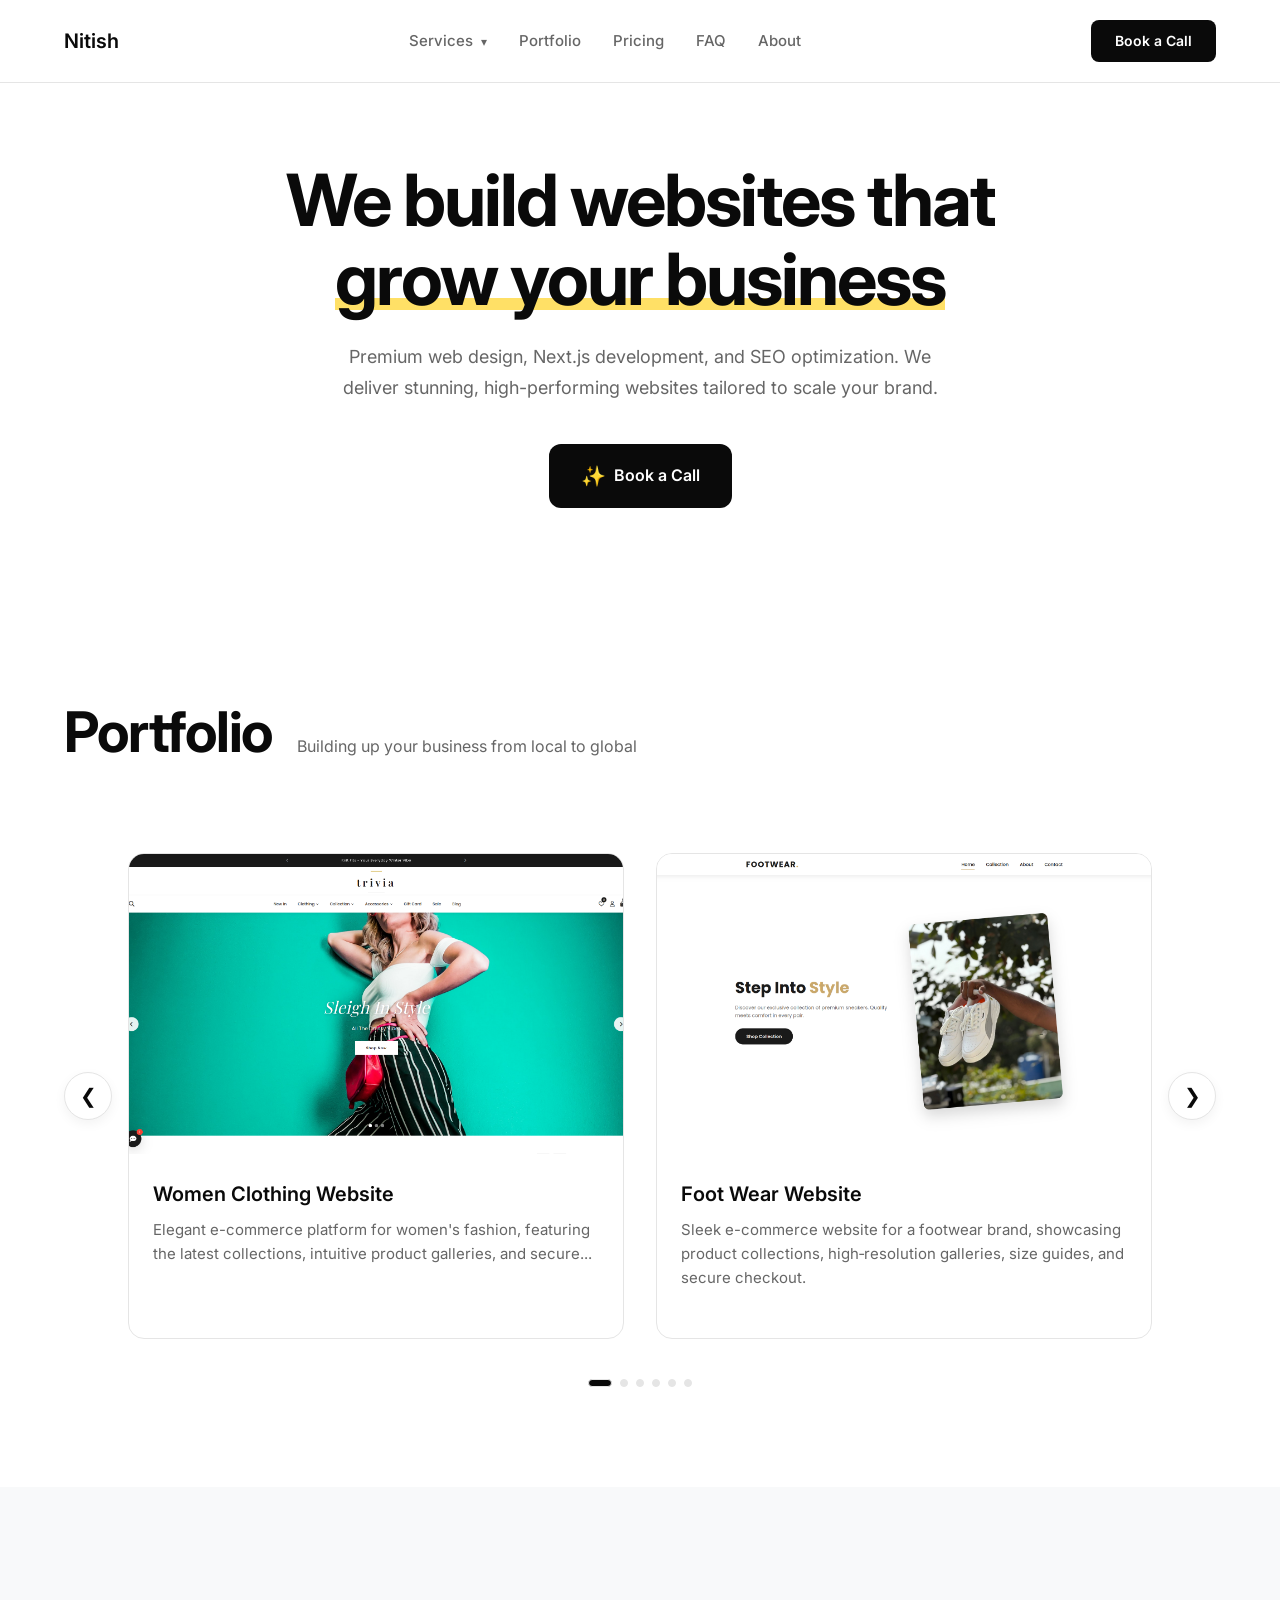
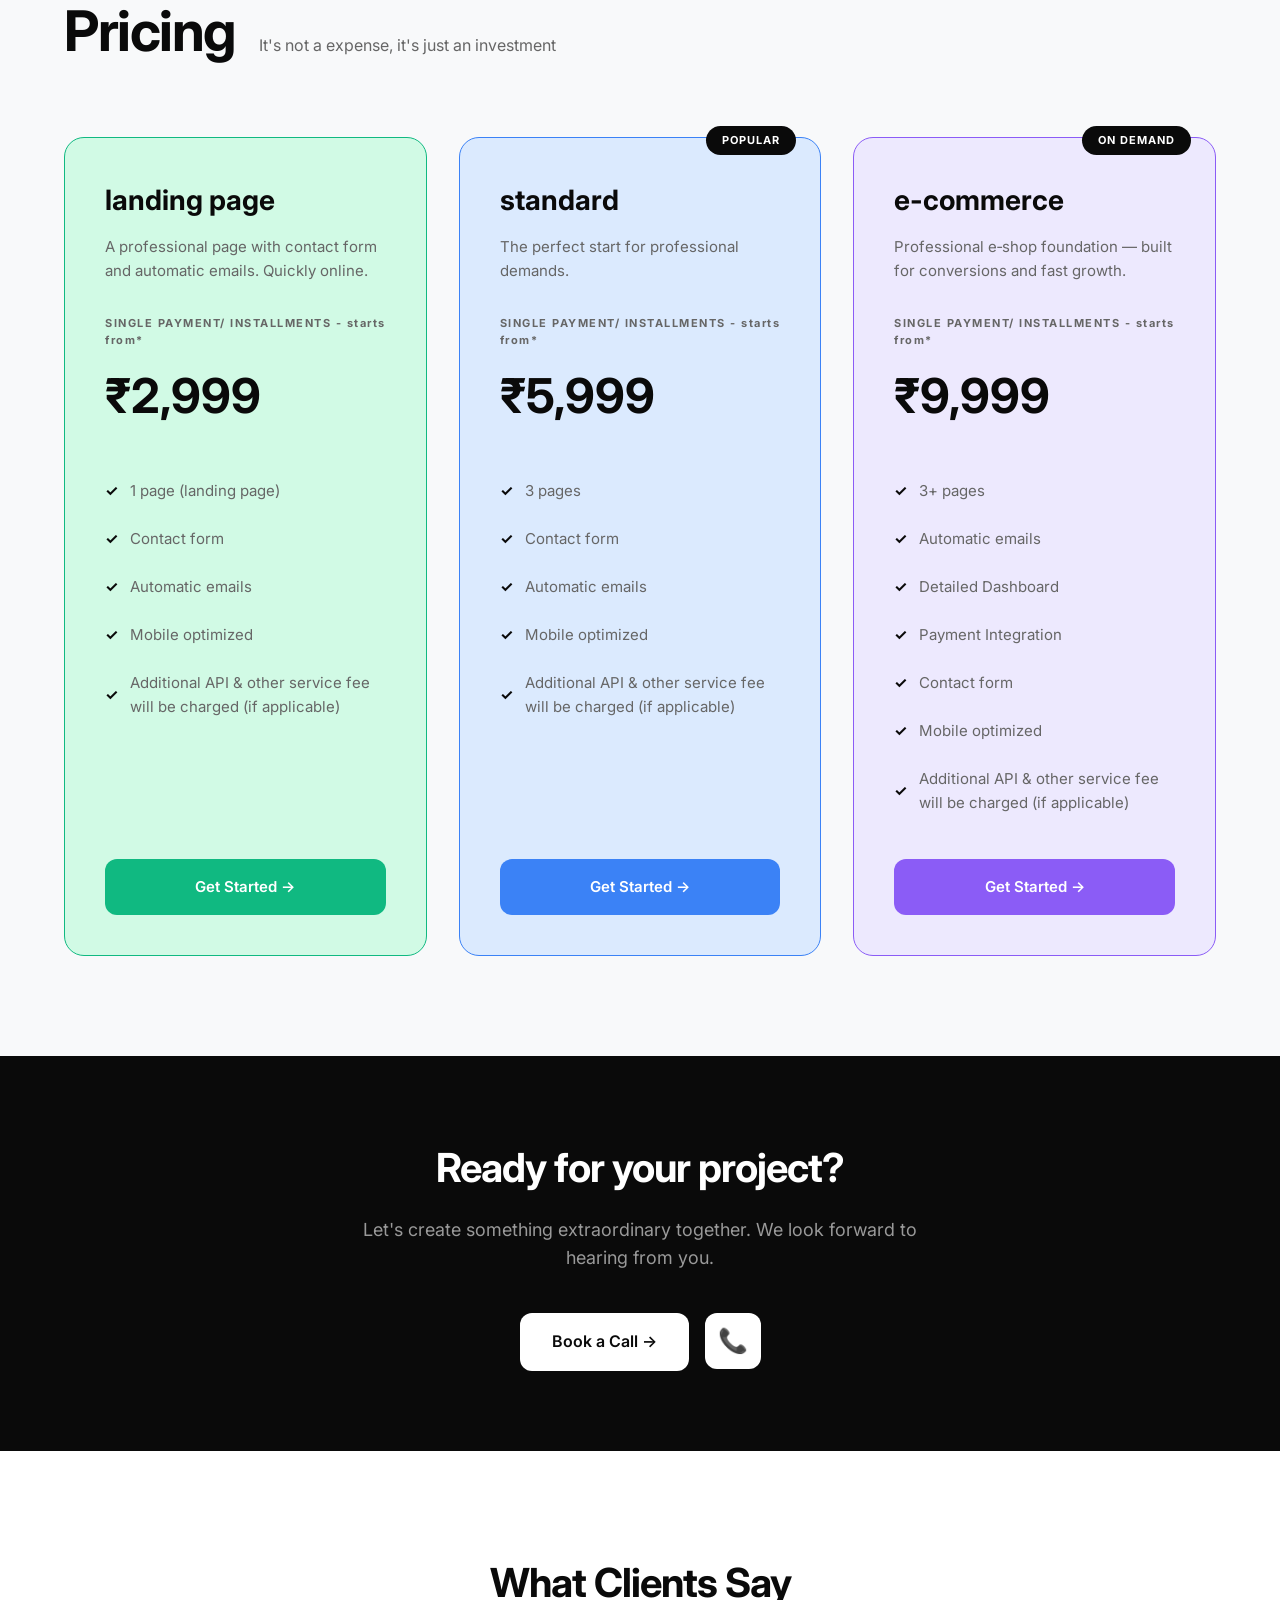
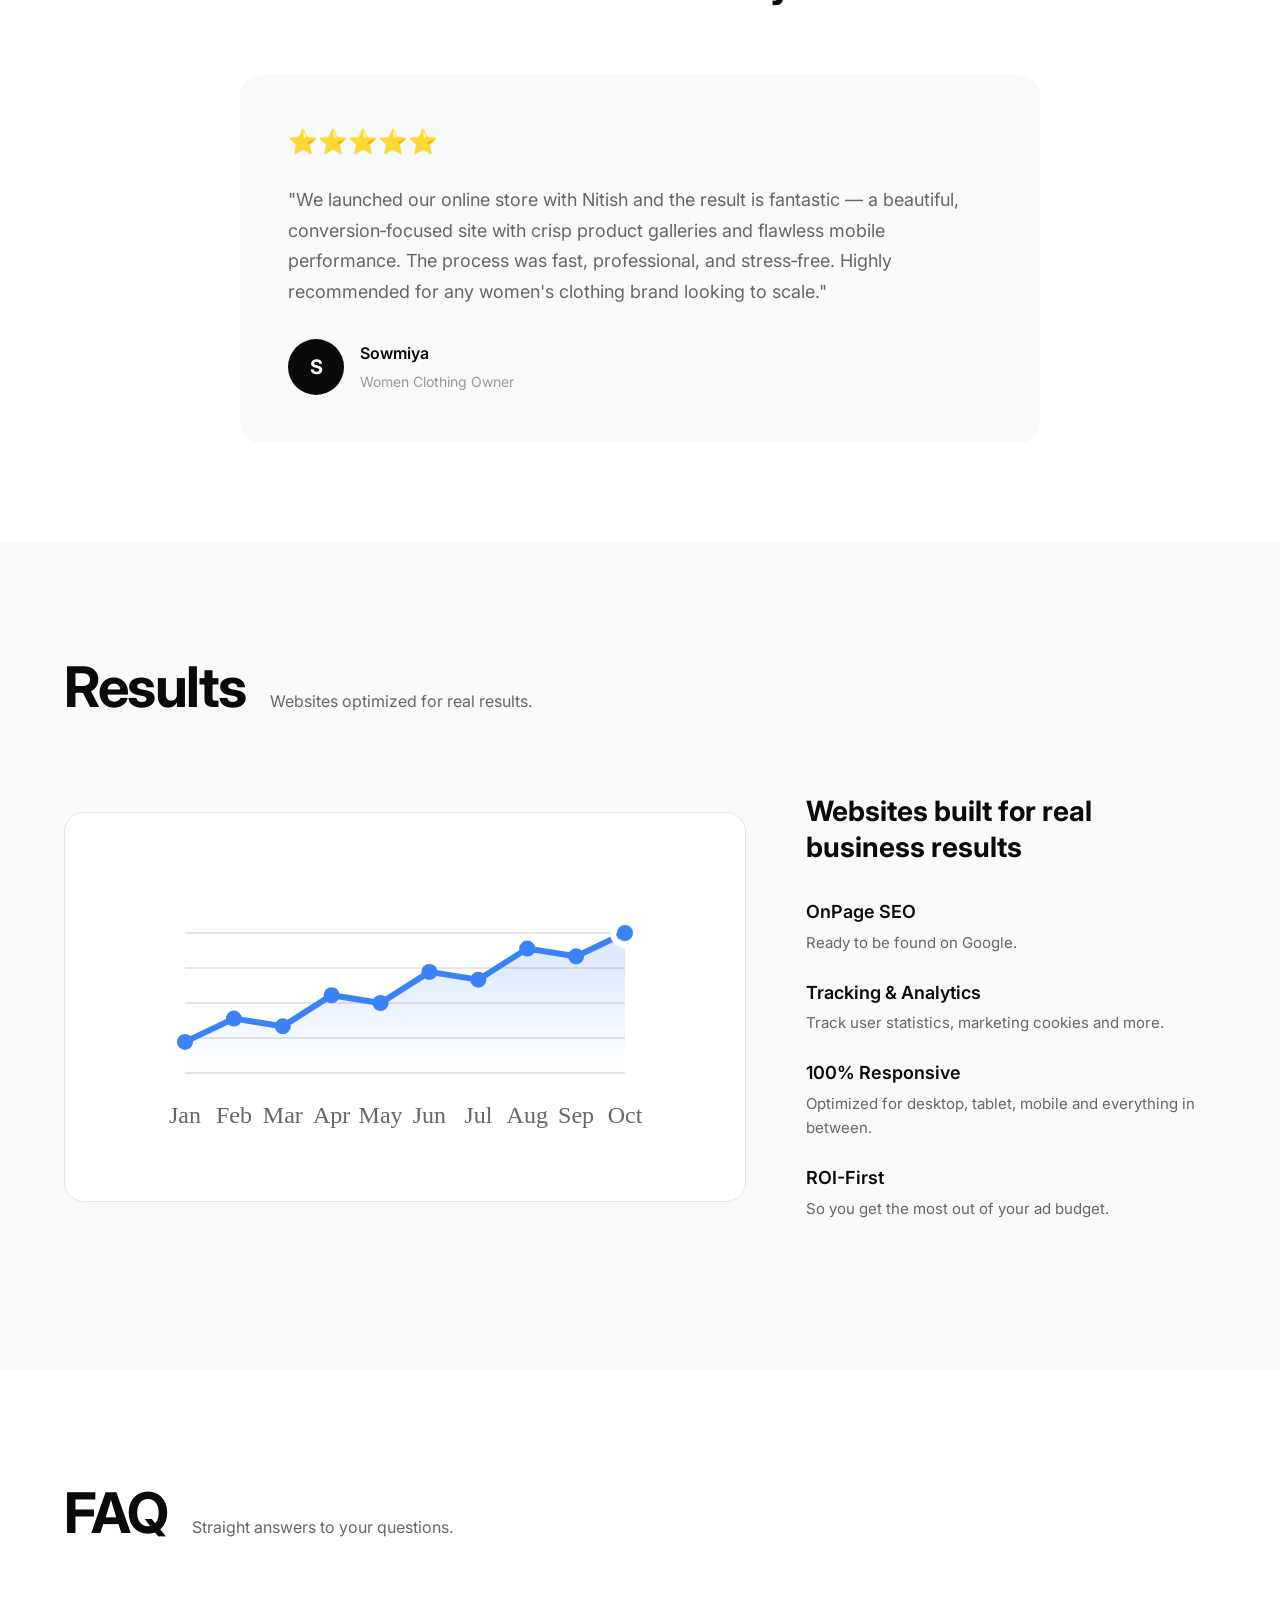
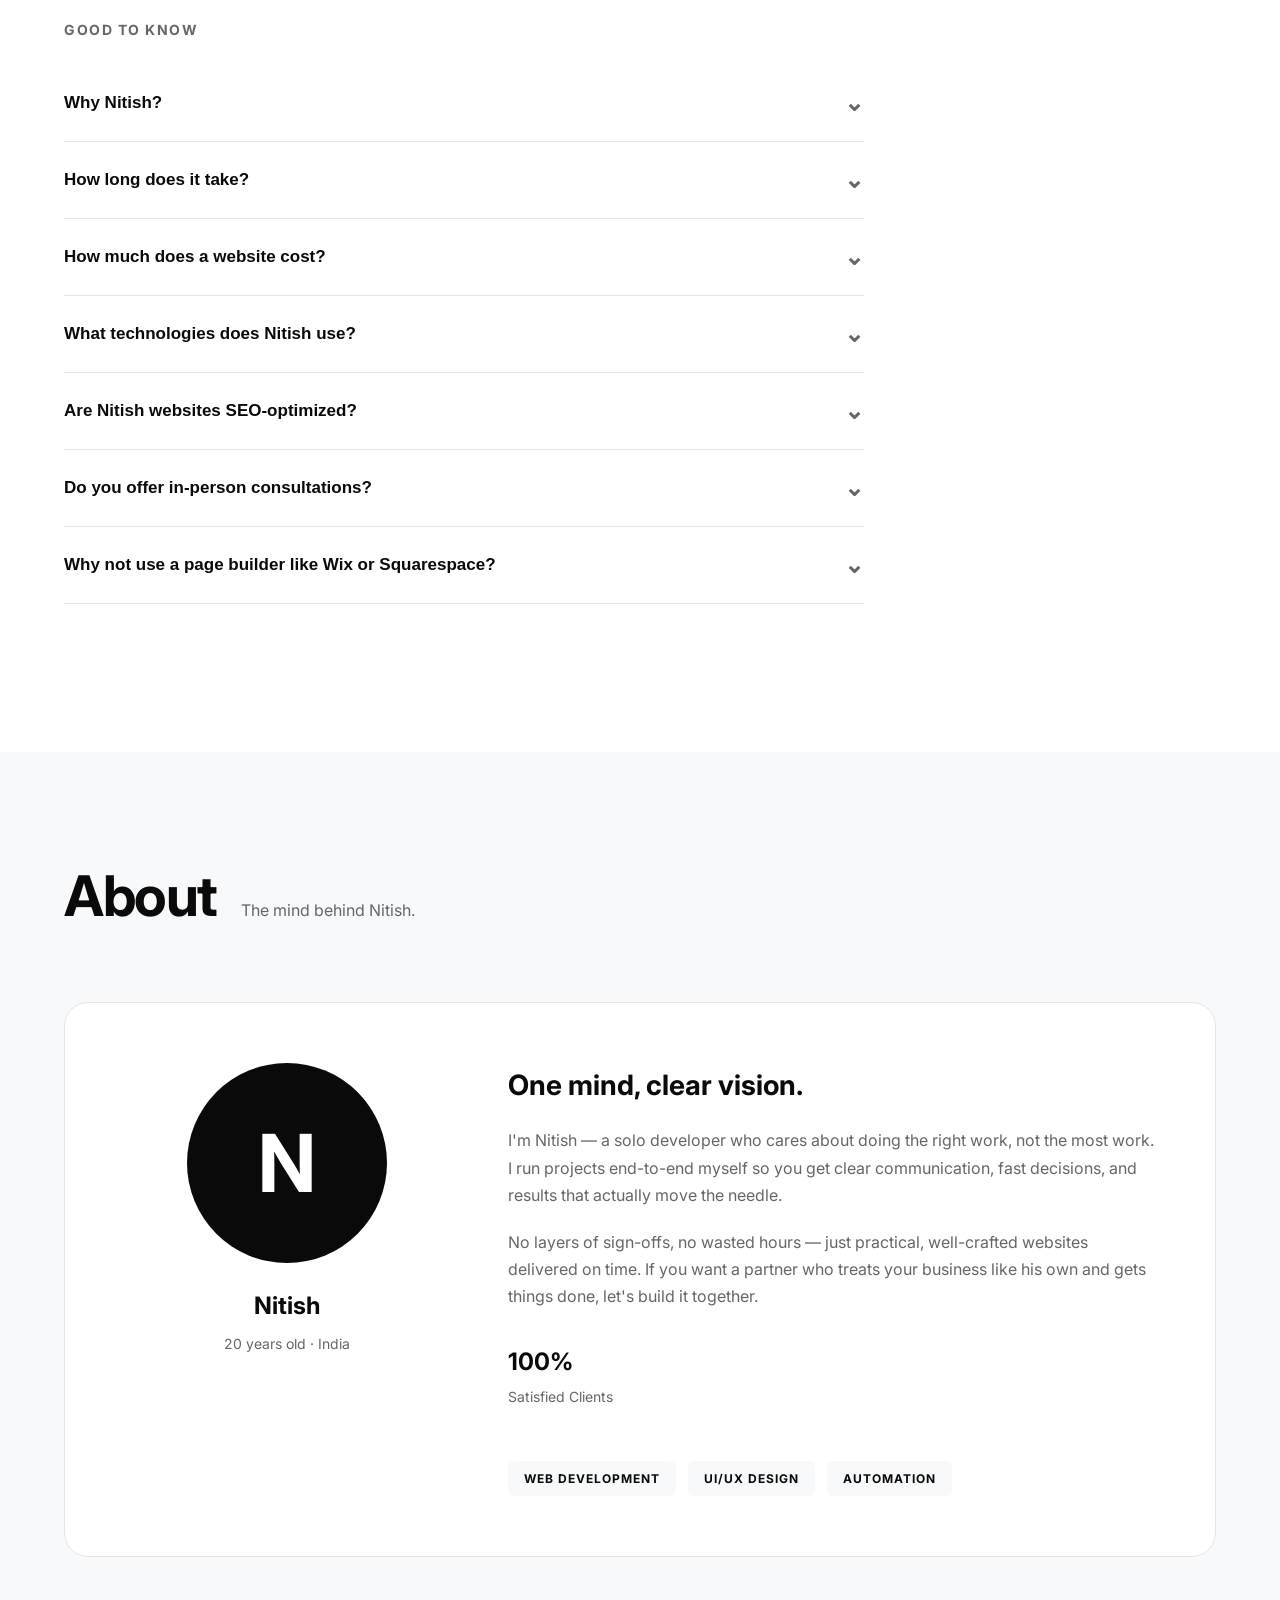
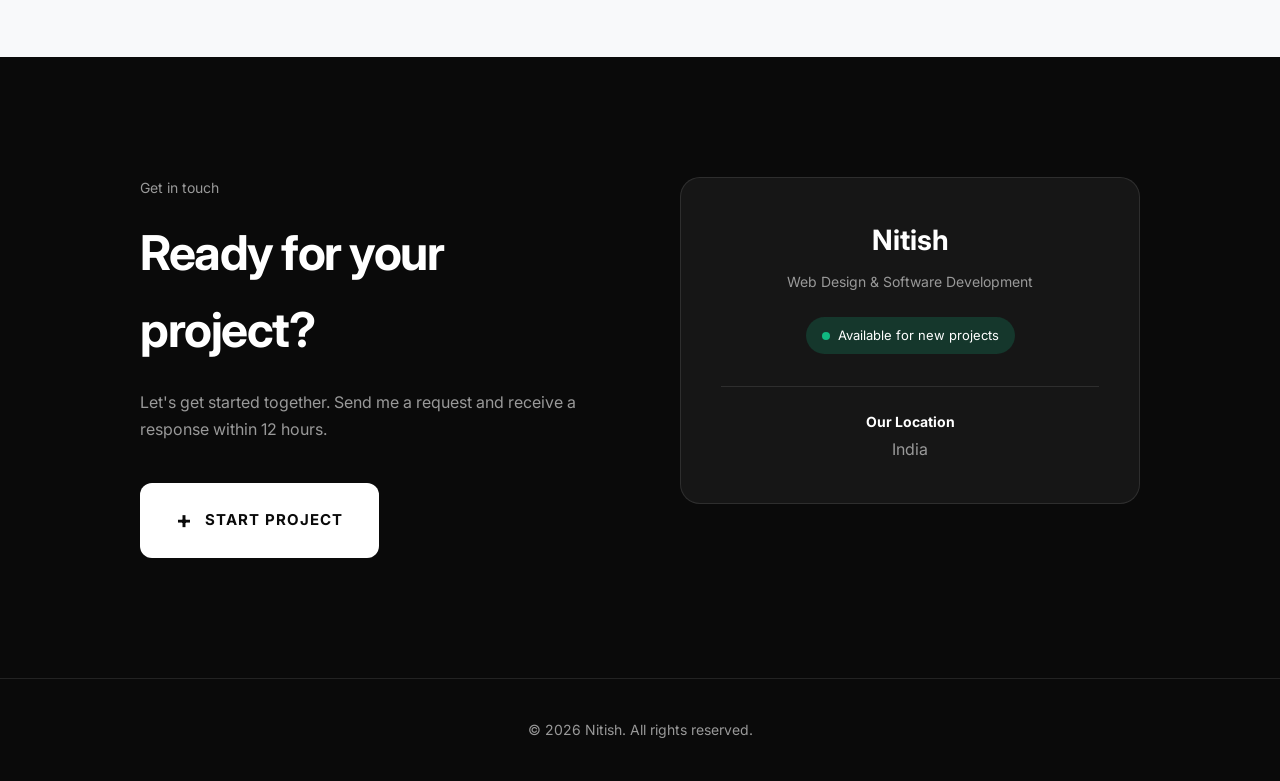
<file: index.html>
<!DOCTYPE html>
<html lang="en">
<head>
    <meta charset="UTF-8">
    <meta name="viewport" content="width=device-width, initial-scale=1.0">
    <title>Nitish | Web Design & Development</title>
    <meta name="description" content="Nitish - Freelance website design and development services. We create stunning, high-performing websites tailored to grow your business. Book a call today! E-commerce, landing pages, SEO optimization, and more. Let's build your online presence together.">
    <link rel="stylesheet" href="styles.css">
    <link rel="preconnect" href="https://fonts.googleapis.com">
    <link rel="preconnect" href="https://fonts.gstatic.com" crossorigin>
    <link href="https://fonts.googleapis.com/css2?family=Inter:wght@400;500;600;700;800&display=swap" rel="stylesheet">
</head>
<body>
    <!-- Navigation -->
    <nav class="navbar">
        <div class="nav-container">
            <a href="#" class="logo">Nitish</a>
            <ul class="nav-links">
                <li class="dropdown">
                    <a href="#services">Services <span class="dropdown-arrow">▾</span></a>
                    <ul class="dropdown-menu">
                        <li><a href="#portfolio">Website Development</a></li>
                    </ul>
                </li>
                <li><a href="#portfolio">Portfolio</a></li>
                <li><a href="#pricing">Pricing</a></li>
                <li><a href="#faq">FAQ</a></li>
                <li><a href="#about">About</a></li>
            </ul>
            <a href="https://docs.google.com/forms/d/e/1FAIpQLSe0qJeBy2r-eM4VhzN0evixC1f1kEiwTYPd1CkiHNzn9pDWvg/viewform?usp=publish-editor" class="btn-cta" target="_blank">Book a Call</a>
            <button class="mobile-menu-btn" aria-label="Toggle menu">
                <span></span>
                <span></span>
                <span></span>
            </button>
        </div>
    </nav>

    <!-- Hero Section -->
    <section class="hero">
        <div class="container">
            <h1 class="hero-title">
                We build websites that<br>
                <span class="underline-text">grow your business</span>
            </h1>
            <p class="hero-subtitle">
                Premium web design, Next.js development, and SEO optimization. We deliver stunning, high-performing websites tailored to scale your brand.
            </p>
            <a href="https://docs.google.com/forms/d/e/1FAIpQLSe0qJeBy2r-eM4VhzN0evixC1f1kEiwTYPd1CkiHNzn9pDWvg/viewform?usp=publish-editor" class="btn-primary" target="_blank">
                <span class="sparkles">✨</span> Book a Call
            </a>
        </div>
        
    </section>

    <!-- Portfolio Section -->
    <section id="portfolio" class="portfolio-section">
        <div class="container">
            <div class="section-header-inline">
                <h2 class="section-title-large">Portfolio</h2>
                <p class="section-subtitle-inline">Building up your business from local to global</p>
            </div>
            <div class="portfolio-carousel-wrapper">
                <button class="carousel-btn prev-btn" aria-label="Previous" id="portfolio-prev">&#10094;</button>
                
                <div class="portfolio-carousel" id="portfolio-carousel">
                    <div class="portfolio-card carousel-card">
                        <a href="https://triviaclothing.netlify.app/" target="_blank" class="portfolio-image" style="display: block;">
                            <img src="images/triviaClothing.png" alt="Trivia Clothing" style="width: 100%; height: 100%; object-fit: cover; object-position: top;">
                        </a>
                        <div class="portfolio-info">
                            <h3>Women Clothing Website</h3>
                            <p>Elegant e-commerce platform for women's fashion, featuring the latest collections, intuitive product galleries, and secure...</p>
                        </div>
                    </div>
                    <div class="portfolio-card carousel-card">
                        <a href="https://shoewearshop.netlify.app/" target="_blank" class="portfolio-image" style="display: block;">
                            <img src="images/shoeShop.png" alt="shoe Shop" style="width: 100%; height: 100%; object-fit: cover; object-position: top;">
                        </a>
                        <div class="portfolio-info">
                            <h3>Foot Wear Website</h3>
                            <p>Sleek e-commerce website for a footwear brand, showcasing product collections, high‑resolution galleries, size guides, and secure checkout.</p>
                        </div>
                    </div>
                    <div class="portfolio-card carousel-card">
                        <a href="https://fashionistaworld.netlify.app/" target="_blank" class="portfolio-image" style="display: block;">
                            <img src="images/fashionista.png" alt="Fashionista World" style="width: 100%; height: 100%; object-fit: cover; object-position: top;">
                        </a>
                        <div class="portfolio-info">
                            <h3>Women Clothing Website</h3>
                            <p>Curated catalog-style website for a textile brand, showcasing seasonal collections with high‑resolution swatches and organized categories...</p>
                        </div>
                    </div>
                    <div class="portfolio-card carousel-card">
                        <a href="https://jewellerystore.onrender.com/" target="_blank" class="portfolio-image" style="display: block;">
                            <img src="images/jewelleryStore.png" alt="Jewellery Store" style="width: 100%; height: 100%; object-fit: cover; object-position: top;">
                        </a>
                        <div class="portfolio-info">
                            <h3>Jewellery Store</h3>
                            <p>A refined, catalog-style website for a jewelry brand, showcasing handcrafted collections with high-resolution imagery and detailed close-ups of materials and craftsmanship...</p>
                        </div>
                    </div>
                    <div class="portfolio-card carousel-card">
                        <a href="https://clothingtextiles.netlify.app/" target="_blank" class="portfolio-image" style="display: block;">
                            <img src="images/metroTex.png" alt="Clothing Textiles" style="width: 100%; height: 100%; object-fit: cover; object-position: top;">
                        </a>
                        <div class="portfolio-info">
                            <h3>Metro Tex Website</h3>
                            <p>Showcase site for women's apparel with curated collections, large imagery, simple category browsing, and fabric details — browse-only...</p>
                        </div>
                    </div>
                    <div class="portfolio-card carousel-card">
                        <a href="https://luminatiles.netlify.app/" target="_blank" class="portfolio-image" style="display: block;">
                            <img src="images/luminaTiles.png" alt="Tiles showroom" style="width: 100%; height: 100%; object-fit: cover; object-position: top;">
                        </a>
                        <div class="portfolio-info">
                            <h3>Lumina Tiles Website</h3>
                            <p>Showcase site for premium tiles showroom featuring curated collections, large immersive imagery, simple category browsing, and detailed surface & finish information — browse-only experience...</p>
                        </div>
                    </div>
                </div>

                <button class="carousel-btn next-btn" aria-label="Next" id="portfolio-next">&#10095;</button>
            </div>
            <div class="carousel-dots" id="carousel-dots"></div>
        </div>
    </section>

    <!-- Pricing Section -->
    <section id="pricing" class="pricing-section">
        <div class="container">
            <div class="section-header-inline">
                <h2 class="section-title-large">Pricing</h2>
                <p class="section-subtitle-inline">It's not a expense, it's just an investment</p>
            </div>
            <div class="pricing-grid">
                <div class="pricing-card green-card">
                    <h3 class="pricing-name">landing page</h3>
                    <p class="pricing-desc">A professional page with contact form and automatic emails. Quickly online.</p>
                    <div class="pricing-label">SINGLE PAYMENT/ INSTALLMENTS - starts from*</div>
                    <div class="pricing-amount">₹2,999</div>
                    <ul class="pricing-features">
                        <li><span class="check">✓</span> 1 page (landing page)</li>
                        <li><span class="check">✓</span> Contact form</li>
                        <li><span class="check">✓</span> Automatic emails</li>
                        <li><span class="check">✓</span> Mobile optimized</li>
                        <li><span class="check">✓</span> Additional API & other service fee will be charged (if applicable)</li>
                        <li></li> <li></li> <li></li> <li></li>
                    </ul>
                    <a href="#contact" class="btn-pricing green">Get Started →</a>
                </div>
                <div class="pricing-card blue-card">
                    <div class="popular-badge">POPULAR</div>
                    <h3 class="pricing-name">standard</h3>
                    <p class="pricing-desc">The perfect start for professional demands. </p>
                    <div class="pricing-label">SINGLE PAYMENT/ INSTALLMENTS - starts from*</div>
                    <div class="pricing-amount">₹5,999</div>
                    <ul class="pricing-features">
                        <li><span class="check">✓</span> 3 pages</li>
                        <li><span class="check">✓</span> Contact form</li>
                        <li><span class="check">✓</span> Automatic emails</li>
                        <li><span class="check">✓</span> Mobile optimized</li>
                        <li><span class="check">✓</span> Additional API & other service fee will be charged (if applicable)</li>
                        <li></li> <li></li> <li></li> <li></li>
                    </ul>
                    <a href="#contact" class="btn-pricing blue">Get Started →</a>
                </div>
                <div class="pricing-card purple-card">
                    <div class="popular-badge">ON DEMAND</div>
                    <h3 class="pricing-name">e-commerce</h3>
                    <p class="pricing-desc">Professional e‑shop foundation — built for conversions and fast growth.</p>
                    <div class="pricing-label">SINGLE PAYMENT/ INSTALLMENTS - starts from*</div>
                    <div class="pricing-amount">₹9,999</div>
                    <ul class="pricing-features">
                        <li><span class="check">✓</span> 3+ pages</li>
                        <li><span class="check">✓</span> Automatic emails</li>
                        <li><span class="check">✓</span> Detailed Dashboard</li>
                        <li><span class="check">✓</span> Payment Integration</li>
                        <li><span class="check">✓</span> Contact form</li>
                        <li><span class="check">✓</span> Mobile optimized</li>
                        <li><span class="check">✓</span> Additional API & other service fee will be charged (if applicable)</li>
                    </ul>
                    <a href="#contact" class="btn-pricing purple">Get Started →</a>
                </div>
            </div>
        </div>
    </section>

    <!-- CTA Section 1 -->
    <section class="cta-section dark">
        <div class="container">
            <h2 class="cta-title">Ready for your project?</h2>
            <p class="cta-subtitle">Let's create something extraordinary together. We look forward to hearing from you.</p>
            <div class="cta-buttons">
                <a href="https://docs.google.com/forms/d/e/1FAIpQLSe0qJeBy2r-eM4VhzN0evixC1f1kEiwTYPd1CkiHNzn9pDWvg/viewform?usp=publish-editor" class="btn-cta-white" target="_blank">Book a Call →</a>
                <a href="tel:+918675851166" class="btn-icon">📞</a>
            </div>
        </div>
    </section>

    <!-- Testimonials Section -->
    <section class="testimonials-section">
        <div class="container">
            <h2 class="section-title-center">What Clients Say</h2>
            <div class="testimonial-card">
                <div class="stars">⭐⭐⭐⭐⭐</div>
                <p class="testimonial-text">"We launched our online store with Nitish and the result is fantastic — a beautiful, conversion‑focused site with crisp product galleries and flawless mobile performance. The process was fast, professional, and stress‑free. Highly recommended for any women's clothing brand looking to scale."</p>
                <div class="testimonial-author">
                    <div class="author-avatar">S</div>
                    <div class="author-info">
                        <h4>Sowmiya</h4>
                        <p>Women Clothing Owner</p>
                    </div>
                </div>
            </div>
        </div>
    </section>

    <!-- Results Section -->
    <section class="results-section">
        <div class="container">
            <div class="section-header-inline">
                <h2 class="section-title-large">Results</h2>
                <p class="section-subtitle-inline">Websites optimized for real results.</p>
            </div>
            <div class="results-grid">
                <div class="results-chart">
                    <canvas id="growthChart"></canvas>
                </div>
                <div class="results-content">
                    <h3>Websites built for real business results</h3>
                    <div class="results-features">
                        <div class="feature-item">
                            <h4>OnPage SEO</h4>
                            <p>Ready to be found on Google.</p>
                        </div>
                        <div class="feature-item">
                            <h4>Tracking & Analytics</h4>
                            <p>Track user statistics, marketing cookies and more.</p>
                        </div>
                        <div class="feature-item">
                            <h4>100% Responsive</h4>
                            <p>Optimized for desktop, tablet, mobile and everything in between.</p>
                        </div>
                        <div class="feature-item">
                            <h4>ROI-First</h4>
                            <p>So you get the most out of your ad budget.</p>
                        </div>
                    </div>
                </div>
            </div>
        </div>
    </section>

    <!-- FAQ Section -->
    <section id="faq" class="faq-section">
        <div class="container">
            <div class="section-header-inline">
                <h2 class="section-title-large">FAQ</h2>
                <p class="section-subtitle-inline">Straight answers to your questions.</p>
            </div>
            <div class="faq-container">
                <h3 class="faq-category">Good to know</h3>
                <div class="faq-list">
                    <div class="faq-item">
                        <button class="faq-question">
                            <span>Why Nitish?</span>
                            <span class="faq-icon">⌄</span>
                        </button>
                        <div class="faq-answer">
                            <p>Direct communication, fast delivery, and websites built with modern technology. No teams, no overhead — just quality work focused on your success.</p>
                        </div>
                    </div>
                    <div class="faq-item">
                        <button class="faq-question">
                            <span>How long does it take?</span>
                            <span class="faq-icon">⌄</span>
                        </button>
                        <div class="faq-answer">
                            <p>A landing page takes 3-5 days. A standard website takes 1-2 weeks. Complex projects may take longer depending on requirements.</p>
                        </div>
                    </div>
                    <div class="faq-item">
                        <button class="faq-question">
                            <span>How much does a website cost?</span>
                            <span class="faq-icon">⌄</span>
                        </button>
                        <div class="faq-answer">
                            <p>Prices start at ₹2,999 for a landing page and ₹5,999 for a standard website. Custom projects are quoted individually based on your needs.</p>
                        </div>
                    </div>
                    <div class="faq-item">
                        <button class="faq-question">
                            <span>What technologies does Nitish use?</span>
                            <span class="faq-icon">⌄</span>
                        </button>
                        <div class="faq-answer">
                            <p>I primarily use React.js, Node.js, and modern web technologies for fast, SEO-friendly websites. The tech stack is chosen based on your project needs.</p>
                        </div>
                    </div>
                    <div class="faq-item">
                        <button class="faq-question">
                            <span>Are Nitish websites SEO-optimized?</span>
                            <span class="faq-icon">⌄</span>
                        </button>
                        <div class="faq-answer">
                            <p>Yes! All websites include on-page SEO optimization, meta tags, performance optimization, and structured data to help you rank on Google.</p>
                        </div>
                    </div>
                    <div class="faq-item">
                        <button class="faq-question">
                            <span>Do you offer in-person consultations?</span>
                            <span class="faq-icon">⌄</span>
                        </button>
                        <div class="faq-answer">
                            <p>Yes, I'm available for video calls and can arrange in-person meetings if you're in the same city.</p>
                        </div>
                    </div>
                    <div class="faq-item">
                        <button class="faq-question">
                            <span>Why not use a page builder like Wix or Squarespace?</span>
                            <span class="faq-icon">⌄</span>
                        </button>
                        <div class="faq-answer">
                            <p>Custom-coded websites are faster, more flexible, and better for SEO. You get exactly what you need without the limitations of templates.</p>
                        </div>
                    </div>
                </div>
            </div>
        </div>
    </section>

    <!-- About Section -->
    <section id="about" class="about-section">
        <div class="container">
            <div class="section-header-inline">
                <h2 class="section-title-large">About</h2>
                <p class="section-subtitle-inline">The mind behind Nitish.</p>
            </div>
            <div class="about-card">
                <div class="about-image">
                    <div class="about-photo">
                        <div class="photo-placeholder">N</div>
                        <div class="photo-label">
                            <h3>Nitish</h3>
                            <p>20 years old · India</p>
                        </div>
                    </div>
                </div>
                <div class="about-content">
                    <h3>One mind, clear vision.</h3>
                    <p>I'm Nitish — a solo developer who cares about doing the right work, not the most work. I run projects end-to-end myself so you get clear communication, fast decisions, and results that actually move the needle.</p>
                    <p>No layers of sign-offs, no wasted hours — just practical, well-crafted websites delivered on time. If you want a partner who treats your business like his own and gets things done, let's build it together.</p>
                    <div class="about-stats">
                        <div class="stat-item">
                            <h4>100%</h4>
                            <p>Satisfied Clients</p>
                        </div>
                        <!-- <div class="stat-item">
                            <h4>March 19, 2026</h4>
                            <p>Agency Founded</p>
                        </div> -->
                    </div>
                    <div class="about-tags">
                        <span class="tag">WEB DEVELOPMENT</span>
                        <span class="tag">UI/UX DESIGN</span>
                        <span class="tag">AUTOMATION</span>
                    </div>
                </div>
            </div>
        </div>
    </section>

    <!-- Final CTA Section -->
    <section id="contact" class="cta-section dark final">
        <div class="container">
            <div class="cta-grid">
                <div class="cta-left">
                    <p class="cta-label">Get in touch</p>
                    <h2 class="cta-title-large">Ready for your project?</h2>
                    <p class="cta-text">Let's get started together. Send me a request and receive a response within 12 hours.</p>
                    <a href="https://docs.google.com/forms/d/e/1FAIpQLSe0qJeBy2r-eM4VhzN0evixC1f1kEiwTYPd1CkiHNzn9pDWvg/viewform?usp=publish-editor" class="btn-start" target="_blank">
                        <span class="plus-icon">+</span> START PROJECT
                    </a>
                </div>
                <div class="cta-right">
                    <div class="cta-info-card">
                        <h3>Nitish</h3>
                        <p class="info-subtitle">Web Design & Software Development</p>
                        <div class="availability-badge">
                            <span class="status-dot"></span> Available for new projects
                        </div>
                        <div class="contact-info">
                            <div class="info-item">
                                <strong>Our Location</strong>
                                <p>India</p>
                            </div>
                        </div>
                    </div>
                </div>
            </div>
        </div>
    </section>

    <!-- Footer -->
    <footer class="footer">
        <div class="container">
            <div class="footer-content">
                <p>&copy; 2026 Nitish. All rights reserved.</p>
            </div>
        </div>
    </footer>

    <script src="script.js"></script>
</body>
</html>
</file>
<file: styles.css>
/* Reset & Base Styles */
* {
    margin: 0;
    padding: 0;
    box-sizing: border-box;
}

:root {
    --bg-primary: #ffffff;
    --bg-secondary: #f8f9fa;
    --bg-dark: #0a0a0a;
    --text-primary: #0a0a0a;
    --text-secondary: #666666;
    --text-light: #999999;
    --border-color: #e5e5e5;
    --accent-green: #10b981;
    --accent-blue: #3b82f6;
    --green-light: #d1fae5;
    --blue-light: #dbeafe;
    --accent-purple: #8b5cf6;
    --purple-light: #ede9fe;
}

html {
    scroll-behavior: smooth;
}

body {
    font-family: 'Inter', -apple-system, BlinkMacSystemFont, 'Segoe UI', sans-serif;
    background: var(--bg-primary);
    color: var(--text-primary);
    line-height: 1.6;
    overflow-x: auto;
}

.container {
    max-width: 1200px;
    margin: 0 auto;
    padding: 0 24px;
}

a {
    text-decoration: none;
    color: inherit;
}

ul {
    list-style: none;
}

/* Navigation */
.navbar {
    position: fixed;
    top: 0;
    left: 0;
    right: 0;
    z-index: 1000;
    padding: 20px 0;
    background: rgba(255, 255, 255, 0.95);
    backdrop-filter: blur(10px);
    border-bottom: 1px solid var(--border-color);
}

.nav-container {
    max-width: 1200px;
    margin: 0 auto;
    padding: 0 24px;
    display: flex;
    align-items: center;
    justify-content: space-between;
}

.logo {
    font-size: 20px;
    font-weight: 600;
    color: var(--text-primary);
}

.nav-links {
    display: flex;
    gap: 32px;
    align-items: center;
}

.nav-links a {
    color: var(--text-secondary);
    font-size: 15px;
    font-weight: 500;
    transition: color 0.2s;
}

.nav-links a:hover {
    color: var(--text-primary);
}

.dropdown {
    position: relative;
}

.dropdown-arrow {
    font-size: 12px;
    margin-left: 4px;
}

.dropdown-menu {
    display: none;
    position: absolute;
    top: 100%;
    left: 0;
    background-color: var(--bg-primary);
    border: 1px solid var(--border-color);
    border-radius: 8px;
    box-shadow: 0 4px 12px rgba(0, 0, 0, 0.05);
    list-style: none;
    padding: 0.5rem 0;
    min-width: 200px;
    z-index: 100;
}

.dropdown:hover .dropdown-menu {
    display: block;
}

.dropdown-menu li {
    margin: 0;
}

.dropdown-menu li a {
    display: block;
    padding: 10px 20px;
    color: var(--text-secondary);
    text-decoration: none;
    font-size: 14px;
    transition: background-color 0.2s ease, padding-left 0.2s ease;
}

.dropdown-menu li a:hover {
    color: var(--text-primary);
    background-color: #f5f5f7;
    padding-left: 24px;
}

.btn-cta {
    padding: 10px 24px;
    background: var(--text-primary);
    color: var(--bg-primary);
    border-radius: 8px;
    font-size: 14px;
    font-weight: 600;
    transition: all 0.3s;
}

.btn-cta:hover {
    background: var(--text-secondary);
    transform: translateY(-2px);
}

.mobile-menu-btn {
    display: none;
    flex-direction: column;
    gap: 5px;
    background: none;
    border: none;
    cursor: pointer;
    padding: 5px;
}

.mobile-menu-btn span {
    width: 24px;
    height: 2px;
    background: var(--text-primary);
    border-radius: 2px;
}

/* Hero Section */
.hero {
    padding: 160px 0 80px;
    text-align: center;
}

.hero-title {
    font-size: clamp(42px, 7vw, 72px);
    font-weight: 700;
    line-height: 1.1;
    margin-bottom: 24px;
    letter-spacing: -2px;
}

.underline-text {
    position: relative;
    display: inline-block;
}

.underline-text::after {
    content: '';
    position: absolute;
    bottom: 8px;
    left: 0;
    right: 0;
    height: 12px;
    background: #ffe066;
    z-index: -1;
}

.hero-subtitle {
    font-size: 18px;
    color: var(--text-secondary);
    max-width: 600px;
    margin: 0 auto 40px;
    line-height: 1.7;
}

.btn-primary {
    display: inline-flex;
    align-items: center;
    gap: 8px;
    padding: 16px 32px;
    background: var(--text-primary);
    color: var(--bg-primary);
    border-radius: 12px;
    font-size: 16px;
    font-weight: 600;
    transition: all 0.3s;
}

.btn-primary:hover {
    transform: translateY(-2px);
    box-shadow: 0 8px 24px rgba(0, 0, 0, 0.15);
}

.sparkles {
    font-size: 20px;
}

.tech-logos {
    display: flex;
    justify-content: center;
    align-items: center;
    gap: 32px;
    margin-top: 80px;
    opacity: 0.4;
}

.logo-item {
    width: 40px;
    height: 40px;
    display: flex;
    align-items: center;
    justify-content: center;
}

.logo-item svg {
    width: 32px;
    height: 32px;
}

.logo-circle {
    width: 36px;
    height: 36px;
    border-radius: 50%;
    background: var(--text-primary);
    color: var(--bg-primary);
    display: flex;
    align-items: center;
    justify-content: center;
    font-weight: 700;
    font-size: 18px;
}

/* Section Headers */
.section-header-inline {
    display: flex;
    align-items: baseline;
    gap: 24px;
    margin-bottom: 60px;
}

.section-title-large {
    font-size: clamp(36px, 5vw, 56px);
    font-weight: 700;
    letter-spacing: -1.5px;
}

.section-subtitle-inline {
    color: var(--text-secondary);
    font-size: 16px;
}

.section-title-center {
    font-size: 40px;
    font-weight: 700;
    text-align: center;
    margin-bottom: 60px;
    letter-spacing: -1px;
}

/* Portfolio Section */
.portfolio-section {
    padding: 100px 0;
}

.portfolio-grid {
    display: grid;
    grid-template-columns: repeat(auto-fit, minmax(320px, 1fr));
    gap: 32px;
}

.portfolio-card {
    background: var(--bg-primary);
    border: 1px solid var(--border-color);
    border-radius: 16px;
    overflow: hidden;
    transition: all 0.3s;
}

.portfolio-card:hover {
    transform: translateY(-8px);
    box-shadow: 0 12px 40px rgba(0, 0, 0, 0.08);
}

.portfolio-image {
    position: relative;
    height: 300px;
}

.portfolio-badge {
    position: absolute;
    top: 16px;
    left: 16px;
    padding: 6px 12px;
    background: var(--bg-primary);
    border-radius: 6px;
    font-size: 11px;
    font-weight: 700;
    letter-spacing: 1px;
    z-index: 2;
}

.portfolio-preview {
    width: 100%;
    height: 100%;
    display: flex;
    align-items: center;
    justify-content: center;
    padding: 32px;
}

.preview-content {
    text-align: center;
    color: var(--bg-primary);
}

.preview-content h3 {
    font-size: 24px;
    margin-bottom: 8px;
}

.preview-content p {
    font-size: 14px;
    opacity: 0.9;
}

.preview-content.construction {
    text-align: left;
}

.construction-title {
    font-size: 18px;
    font-weight: 700;
    line-height: 1.3;
    color: var(--text-primary);
    margin-bottom: 20px;
}

.construction-img {
    width: 100%;
    height: 120px;
    background: #e0e0e0;
    border-radius: 8px;
}

.portfolio-info {
    padding: 24px;
}

.portfolio-info h3 {
    font-size: 20px;
    font-weight: 600;
    margin-bottom: 8px;
}

.portfolio-info p {
    color: var(--text-secondary);
    font-size: 15px;
    line-height: 1.6;
}

/* Pricing Section */
.pricing-section {
    padding: 100px 0;
    background: var(--bg-secondary);
}

.pricing-grid {
    display: grid;
    grid-template-columns: repeat(auto-fit, minmax(320px, 1fr));
    gap: 32px;
    max-width: 1200px;
}

.pricing-card {
    background: var(--bg-primary);
    border: 1px solid var(--border-color);
    border-radius: 20px;
    padding: 40px;
    position: relative;
    transition: all 0.3s;
}

.pricing-card:hover {
    transform: translateY(-8px);
    box-shadow: 0 12px 40px rgba(0, 0, 0, 0.08);
}

.green-card {
    background: var(--green-light);
    border-color: var(--accent-green);
}

.blue-card {
    background: var(--blue-light);
    border-color: var(--accent-blue);
}

.popular-badge {
    position: absolute;
    top: -12px;
    right: 24px;
    padding: 6px 16px;
    background: var(--text-primary);
    color: var(--bg-primary);
    border-radius: 20px;
    font-size: 11px;
    font-weight: 700;
    letter-spacing: 1px;
}

.pricing-name {
    font-size: 28px;
    font-weight: 700;
    margin-bottom: 12px;
    text-transform: lowercase;
}

.pricing-desc {
    color: var(--text-secondary);
    font-size: 15px;
    margin-bottom: 32px;
    line-height: 1.6;
}

.pricing-label {
    font-size: 11px;
    font-weight: 700;
    color: var(--text-secondary);
    letter-spacing: 1.5px;
    margin-bottom: 8px;
}

.pricing-amount {
    font-size: 48px;
    font-weight: 700;
    margin-bottom: 32px;
}

.pricing-features {
    margin-bottom: 32px;
}

.pricing-features li {
    display: flex;
    align-items: center;
    gap: 12px;
    padding: 12px 0;
    font-size: 15px;
    color: var(--text-secondary);
}

.check {
    color: var(--text-primary);
    font-weight: 700;
}

.btn-pricing {
    display: block;
    width: 100%;
    padding: 16px;
    text-align: center;
    border-radius: 12px;
    font-size: 15px;
    font-weight: 600;
    transition: all 0.3s;
}

.btn-pricing.green {
    background: var(--accent-green);
    color: var(--bg-primary);
}

.btn-pricing.blue {
    background: var(--accent-blue);
    color: var(--bg-primary);
}

.btn-pricing:hover {
    transform: translateY(-2px);
    box-shadow: 0 8px 24px rgba(0, 0, 0, 0.15);
}

/* CTA Section */
.cta-section {
    padding: 80px 0;
    text-align: center;
}

.cta-section.dark {
    background: var(--bg-dark);
    color: var(--bg-primary);
}

.cta-title {
    font-size: 40px;
    font-weight: 700;
    margin-bottom: 16px;
    letter-spacing: -1px;
}

.cta-subtitle {
    font-size: 18px;
    color: var(--text-light);
    max-width: 600px;
    margin: 0 auto 40px;
}

.cta-buttons {
    display: flex;
    justify-content: center;
    gap: 16px;
}

.btn-cta-white {
    padding: 16px 32px;
    background: var(--bg-primary);
    color: var(--text-primary);
    border-radius: 12px;
    font-size: 16px;
    font-weight: 600;
    transition: all 0.3s;
}

.btn-cta-white:hover {
    transform: translateY(-2px);
    box-shadow: 0 8px 24px rgba(255, 255, 255, 0.2);
}

.btn-icon {
    width: 56px;
    height: 56px;
    background: var(--bg-primary);
    border-radius: 12px;
    display: flex;
    align-items: center;
    justify-content: center;
    font-size: 24px;
    transition: all 0.3s;
}

.btn-icon:hover {
    transform: translateY(-2px);
}

/* Testimonials Section */
.testimonials-section {
    padding: 100px 0;
}

.testimonial-card {
    max-width: 800px;
    margin: 0 auto;
    padding: 48px;
    background: var(--bg-secondary);
    border-radius: 20px;
}

.stars {
    font-size: 24px;
    margin-bottom: 24px;
}

.testimonial-text {
    font-size: 18px;
    line-height: 1.7;
    color: var(--text-secondary);
    margin-bottom: 32px;
}

.testimonial-author {
    display: flex;
    align-items: center;
    gap: 16px;
}

.author-avatar {
    width: 56px;
    height: 56px;
    background: var(--text-primary);
    color: var(--bg-primary);
    border-radius: 50%;
    display: flex;
    align-items: center;
    justify-content: center;
    font-weight: 700;
    font-size: 20px;
}

.author-info h4 {
    font-size: 16px;
    font-weight: 600;
    margin-bottom: 4px;
}

.author-info p {
    font-size: 14px;
    color: var(--text-light);
}

/* Results Section */
.results-section {
    padding: 100px 0;
    background: var(--bg-secondary);
}

.results-grid {
    display: grid;
    grid-template-columns: 1fr 1fr;
    gap: 60px;
    margin-bottom: 48px;
    align-items: center;
}

.results-chart {
    background: var(--bg-primary);
    padding: 40px;
    border-radius: 20px;
    border: 1px solid var(--border-color);
}

.results-content h3 {
    font-size: 28px;
    font-weight: 700;
    margin-bottom: 32px;
    line-height: 1.3;
}

.results-features {
    display: flex;
    flex-direction: column;
    gap: 24px;
}

.feature-item h4 {
    font-size: 18px;
    font-weight: 600;
    margin-bottom: 4px;
}

.feature-item p {
    color: var(--text-secondary);
    font-size: 15px;
}

.results-cards {
    display: grid;
    grid-template-columns: repeat(3, 1fr);
    gap: 24px;
}

.result-card {
    background: var(--bg-primary);
    padding: 32px;
    border-radius: 16px;
    border: 1px solid var(--border-color);
}

.result-card h4 {
    font-size: 18px;
    font-weight: 600;
    margin-bottom: 8px;
}

.result-card p {
    color: var(--text-secondary);
    font-size: 15px;
}

.speed-badges {
    display: flex;
    flex-direction: column;
    gap: 12px;
}

.badge-item {
    padding: 12px 16px;
    background: var(--green-light);
    border-radius: 8px;
    font-size: 14px;
    font-weight: 600;
}

.score-circle {
    margin-top: 24px;
    width: 80px;
    height: 80px;
    background: var(--accent-green);
    border-radius: 50%;
    display: flex;
    align-items: center;
    justify-content: center;
}

.score {
    font-size: 32px;
    font-weight: 700;
    color: var(--bg-primary);
}

/* FAQ Section */
.faq-section {
    padding: 100px 0;
}

.faq-container {
    max-width: 800px;
}

.faq-category {
    font-size: 14px;
    font-weight: 700;
    color: var(--text-secondary);
    text-transform: uppercase;
    letter-spacing: 1.5px;
    margin-bottom: 24px;
}

.faq-list {
    margin-bottom: 48px;
}

.faq-item {
    border-bottom: 1px solid var(--border-color);
}

.faq-question {
    width: 100%;
    display: flex;
    justify-content: space-between;
    align-items: center;
    padding: 24px 0;
    background: none;
    border: none;
    cursor: pointer;
    text-align: left;
    font-size: 17px;
    font-weight: 600;
    color: var(--text-primary);
}

.faq-icon {
    font-size: 24px;
    color: var(--text-secondary);
    transition: transform 0.3s;
}

.faq-item.active .faq-icon {
    transform: rotate(180deg);
}

.faq-answer {
    max-height: 0;
    overflow: hidden;
    transition: max-height 0.3s ease;
}

.faq-item.active .faq-answer {
    max-height: 300px;
}

.faq-answer p {
    padding-bottom: 24px;
    color: var(--text-secondary);
    font-size: 15px;
    line-height: 1.7;
}

.faq-cards {
    display: grid;
    grid-template-columns: repeat(2, 1fr);
    gap: 24px;
}

.faq-card {
    padding: 32px;
    border-radius: 16px;
}

.faq-card.light {
    background: var(--bg-secondary);
}

.faq-card.dark {
    background: var(--bg-dark);
    color: var(--bg-primary);
}

.faq-card-icon {
    font-size: 32px;
    margin-bottom: 16px;
}

.faq-card h4 {
    font-size: 20px;
    font-weight: 700;
    margin-bottom: 12px;
}

.faq-card p {
    color: var(--text-secondary);
    font-size: 15px;
    line-height: 1.6;
    margin-bottom: 20px;
}

.faq-card.dark p {
    color: var(--text-light);
}

.request-quote {
    display: inline-block;
    color: var(--bg-primary);
    font-size: 13px;
    font-weight: 700;
    letter-spacing: 1px;
    text-decoration: underline;
}

/* About Section */
.about-section {
    padding: 100px 0;
    background: var(--bg-secondary);
}

.about-card {
    display: grid;
    grid-template-columns: 1fr 2fr;
    gap: 60px;
    background: var(--bg-primary);
    padding: 60px;
    border-radius: 24px;
    border: 1px solid var(--border-color);
}

.about-photo {
    text-align: center;
}

.photo-placeholder {
    width: 200px;
    height: 200px;
    background: var(--text-primary);
    color: var(--bg-primary);
    border-radius: 50%;
    display: flex;
    align-items: center;
    justify-content: center;
    font-size: 80px;
    font-weight: 700;
    margin: 0 auto 24px;
}

.photo-label h3 {
    font-size: 24px;
    font-weight: 700;
    margin-bottom: 8px;
}

.photo-label p {
    color: var(--text-secondary);
    font-size: 14px;
}

.about-content h3 {
    font-size: 28px;
    font-weight: 700;
    margin-bottom: 20px;
}

.about-content p {
    color: var(--text-secondary);
    font-size: 16px;
    line-height: 1.7;
    margin-bottom: 20px;
}

.about-stats {
    display: flex;
    gap: 48px;
    margin: 32px 0;
}

.stat-item h4 {
    font-size: 24px;
    font-weight: 700;
    margin-bottom: 4px;
}

.stat-item p {
    color: var(--text-secondary);
    font-size: 14px;
}

.about-tags {
    display: flex;
    gap: 12px;
    flex-wrap: wrap;
}

.tag {
    padding: 8px 16px;
    background: var(--bg-secondary);
    border-radius: 6px;
    font-size: 12px;
    font-weight: 700;
    letter-spacing: 1px;
}

/* Final CTA Section */
.cta-section.final {
    padding: 120px 0;
}

.cta-grid {
    display: grid;
    grid-template-columns: 1fr 1fr;
    gap: 80px;
    max-width: 1000px;
    margin: 0 auto;
}

.cta-left {
    text-align: left;
}

.cta-label {
    color: var(--text-light);
    font-size: 14px;
    margin-bottom: 16px;
}

.cta-title-large {
    font-size: 48px;
    font-weight: 700;
    margin-bottom: 20px;
    letter-spacing: -1.5px;
}

.cta-text {
    color: var(--text-light);
    font-size: 16px;
    line-height: 1.7;
    margin-bottom: 40px;
}

.btn-start {
    display: inline-flex;
    align-items: center;
    gap: 12px;
    padding: 18px 36px;
    background: var(--bg-primary);
    color: var(--text-primary);
    border-radius: 12px;
    font-size: 15px;
    font-weight: 700;
    letter-spacing: 1px;
    transition: all 0.3s;
}

.btn-start:hover {
    transform: translateY(-2px);
    box-shadow: 0 8px 24px rgba(255, 255, 255, 0.2);
}

.plus-icon {
    font-size: 24px;
}

.cta-info-card {
    background: rgba(255, 255, 255, 0.05);
    border: 1px solid rgba(255, 255, 255, 0.1);
    border-radius: 20px;
    padding: 40px;
}

.cta-info-card h3 {
    font-size: 28px;
    font-weight: 700;
    margin-bottom: 8px;
}

.info-subtitle {
    color: var(--text-light);
    font-size: 14px;
    margin-bottom: 24px;
}

.availability-badge {
    display: inline-flex;
    align-items: center;
    gap: 8px;
    padding: 8px 16px;
    background: rgba(16, 185, 129, 0.2);
    border-radius: 20px;
    font-size: 13px;
    margin-bottom: 32px;
}

.status-dot {
    width: 8px;
    height: 8px;
    background: var(--accent-green);
    border-radius: 50%;
    animation: pulse 2s infinite;
}

@keyframes pulse {
    0%, 100% { opacity: 1; }
    50% { opacity: 0.5; }
}

.contact-info {
    border-top: 1px solid rgba(255, 255, 255, 0.1);
    padding-top: 24px;
}

.info-item strong {
    display: block;
    font-size: 14px;
    margin-bottom: 4px;
}

.info-item p {
    color: var(--text-light);
    font-size: 16px;
}

/* Footer */
.footer {
    padding: 40px 0;
    background: var(--bg-dark);
    color: var(--text-light);
    text-align: center;
    border-top: 1px solid rgba(255, 255, 255, 0.1);
}

.footer-content p {
    font-size: 14px;
}

/* Responsive */
@media (max-width: 1024px) {
    .results-grid,
    .cta-grid,
    .about-card {
        grid-template-columns: 1fr;
        gap: 40px;
    }

    .results-cards {
        grid-template-columns: 1fr;
    }

    .faq-cards {
        grid-template-columns: 1fr;
    }

    .about-stats {
        gap: 32px;
    }
}

@media (max-width: 768px) {
    .nav-links,
    .btn-cta {
        display: none;
    }

    .mobile-menu-btn {
        display: flex;
    }

    .section-header-inline {
        flex-direction: column;
        align-items: flex-start;
        gap: 12px;
    }

    .hero-title {
        font-size: 36px;
    }

    .tech-logos {
        gap: 20px;
        flex-wrap: wrap;
    }

    .pricing-grid,
    .portfolio-grid {
        grid-template-columns: 1fr;
    }

    .testimonial-card {
        padding: 32px 24px;
    }

    .about-card {
        padding: 40px 24px;
    }

    .cta-title-large {
        font-size: 36px;
    }
}

@media (max-width: 480px) {
    .container {
        padding: 0 16px;
    }

    .hero {
        padding: 120px 0 60px;
    }

    .hero-title {
        font-size: 32px;
    }

    .section-title-large {
        font-size: 32px;
    }

    .about-stats {
        flex-direction: column;
        gap: 24px;
    }

    .photo-placeholder {
        width: 150px;
        height: 150px;
        font-size: 60px;
    }
}

@media (max-width: 480px) {
    .navbar {
        padding: 12px 0;
    }

    .nav-container {
        padding: 0 12px;
    }

    .logo {
        font-size: 18px;
    }

    .hero {
        padding: 100px 0 40px;
    }

    .hero-title {
        font-size: 28px;
        margin-bottom: 16px;
    }

    .hero-subtitle {
        font-size: 16px;
        margin: 0 auto 30px;
    }

    .section-title-large {
        font-size: 28px;
    }

    .results-chart {
        padding: 20px;
        max-height: 300px;
        display: flex;
        align-items: center;
        justify-content: center;
    }

    .results-chart canvas {
        max-width: 100% !important;
        max-height: 250px !important;
    }

    .btn-primary {
        padding: 14px 24px;
        font-size: 14px;
    }

    .carousel-dots {
        margin-top: 16px;
        gap: 6px;
    }

    .carousel-dot {
        width: 6px;
        height: 6px;
    }

    .carousel-dot.active {
        width: 20px;
    }
}

/* Portfolio Carousel Styles */
.portfolio-carousel-wrapper {
    position: relative;
    display: flex;
    align-items: center;
    gap: 16px;
    margin-top: 32px;
}

.portfolio-carousel {
    display: flex;
    overflow-x: auto;
    scroll-behavior: smooth;
    gap: 32px;
    padding: 16px 0;
    width: 100%;
}

.carousel-card {
    flex: 0 0 calc(50% - 16px); /* 2 items on desktop */
    min-width: 320px;
}

.carousel-btn {
    background: var(--bg-primary);
    border: 1px solid var(--border-color);
    border-radius: 50%;
    width: 48px;
    height: 48px;
    display: flex;
    align-items: center;
    justify-content: center;
    cursor: pointer;
    font-size: 20px;
    color: var(--text-primary);
    transition: all 0.3s;
    box-shadow: 0 4px 12px rgba(0, 0, 0, 0.05);
    z-index: 10;
    flex-shrink: 0;
    position: relative;
}

.carousel-btn:hover {
    background: var(--text-primary);
    color: var(--bg-primary);
}

@media (max-width: 768px) {
    .carousel-card {
        flex: 0 0 100%; /* 1 item on mobile */
        min-width: 100%;
    }
    .portfolio-carousel {
        gap: 0;
        padding: 0;
        flex: 1;
        min-width: 0;
    }
    .portfolio-carousel-wrapper {
        gap: 8px;
        padding: 0 8px;
        justify-content: center;
        align-items: center;
    }
    .carousel-btn {
        display: flex !important;
        width: 40px;
        height: 40px;
        font-size: 18px;
        flex-shrink: 0;
        padding: 0;
        visibility: visible;
        opacity: 1;
    }
}

@media (max-width: 480px) {
    .portfolio-carousel-wrapper {
        padding: 0;
    }

    .carousel-btn {
        width: 34px;
        height: 34px;
        font-size: 14px;
    }
}

.carousel-dots {
    display: flex;
    justify-content: center;
    gap: 8px;
    margin-top: 24px;
    flex-wrap: wrap;
}

.carousel-dot {
    width: 8px;
    height: 8px;
    border-radius: 50%;
    background: var(--border-color);
    cursor: pointer;
    transition: all 0.3s ease;
    border: 1px solid var(--border-color);
}

.carousel-dot.active {
    background: var(--text-primary);
    width: 24px;
    border-radius: 4px;
}

.carousel-dot:hover {
    background: var(--text-secondary);
}

.portfolio-carousel::-webkit-scrollbar {
    display: none;
}
.portfolio-carousel {
    -ms-overflow-style: none;  /* IE and Edge */
    scrollbar-width: none;  /* Firefox */
}

.portfolio-carousel::-webkit-scrollbar {
    display: none;
}
.portfolio-carousel {
    -ms-overflow-style: none; /* IE and Edge */
    scrollbar-width: none; /* Firefox */
}

.purple-card {
    background: var(--purple-light);
    border-color: var(--accent-purple);
}

.btn-pricing.purple {
    background: var(--accent-purple);
    color: var(--bg-primary);
}

.btn-pricing.purple:hover {
    background: #7c3aed;
    color: var(--bg-primary);
}
</file>
